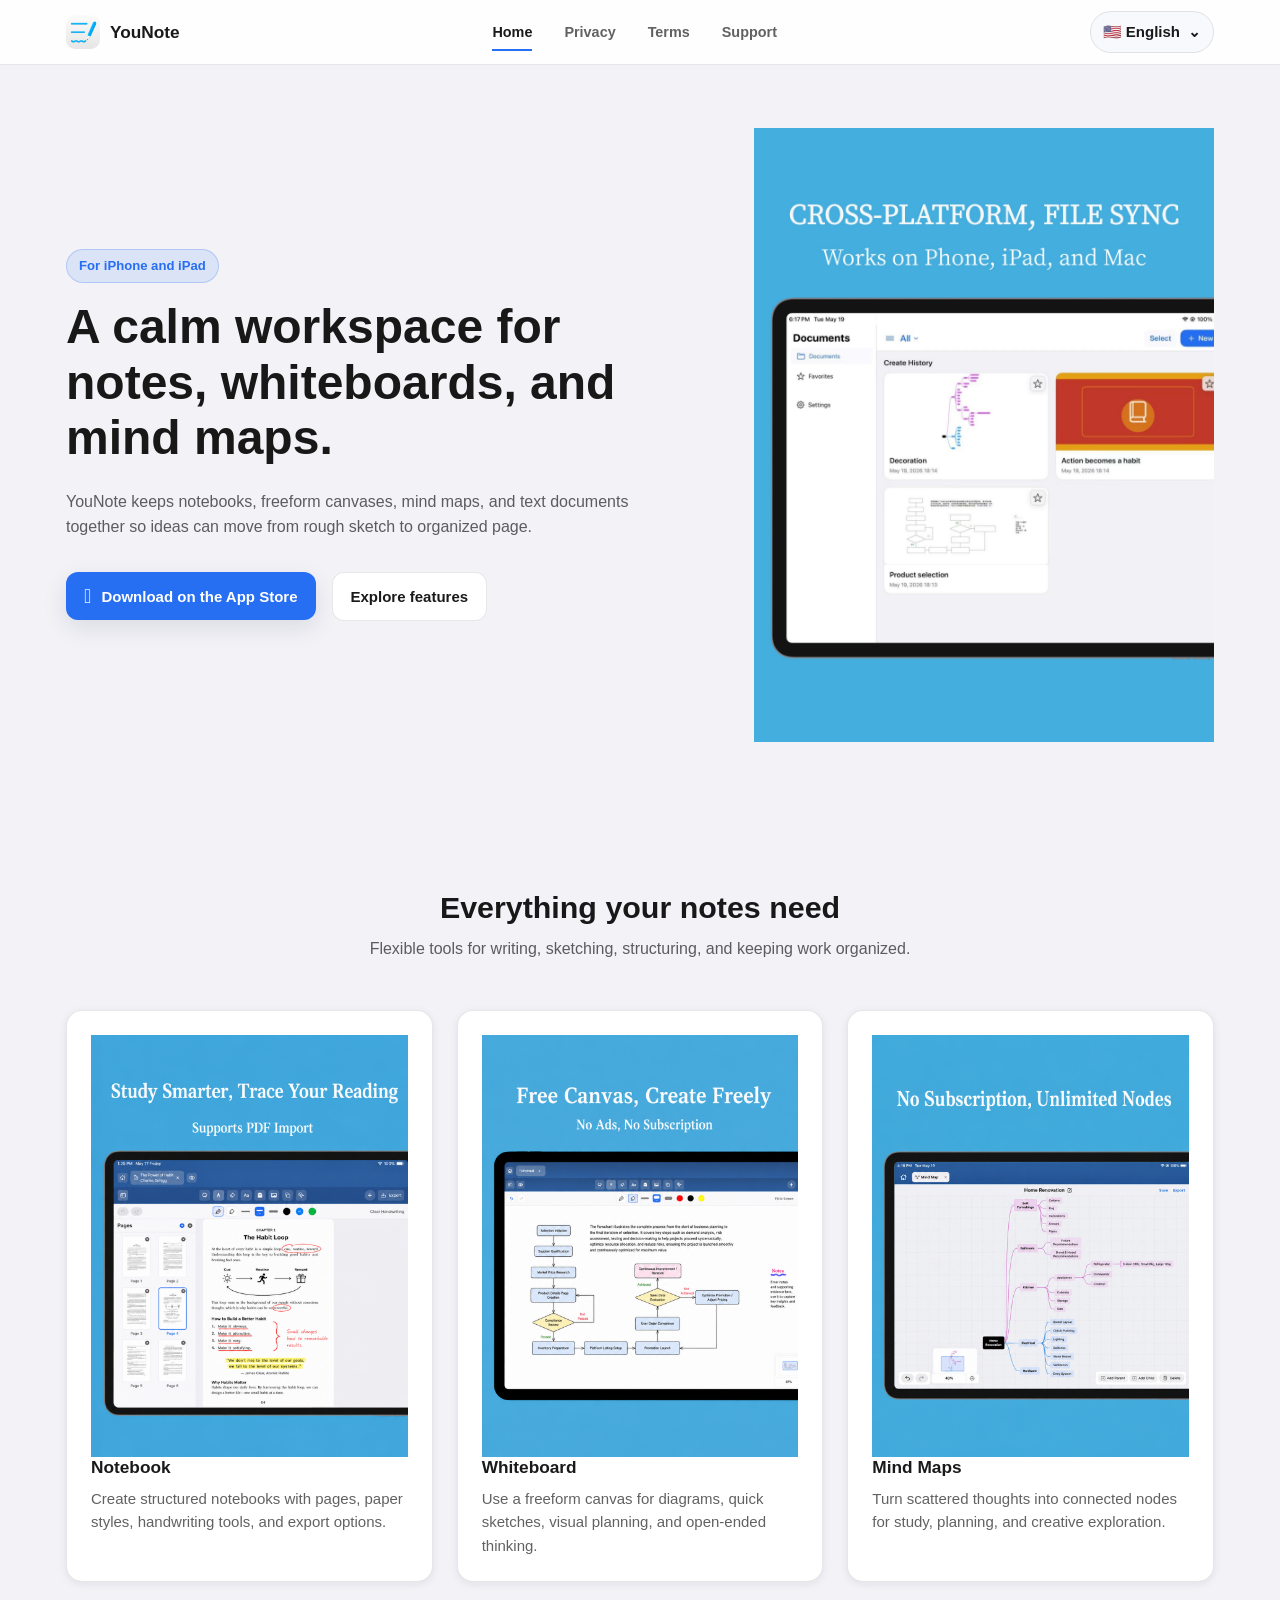
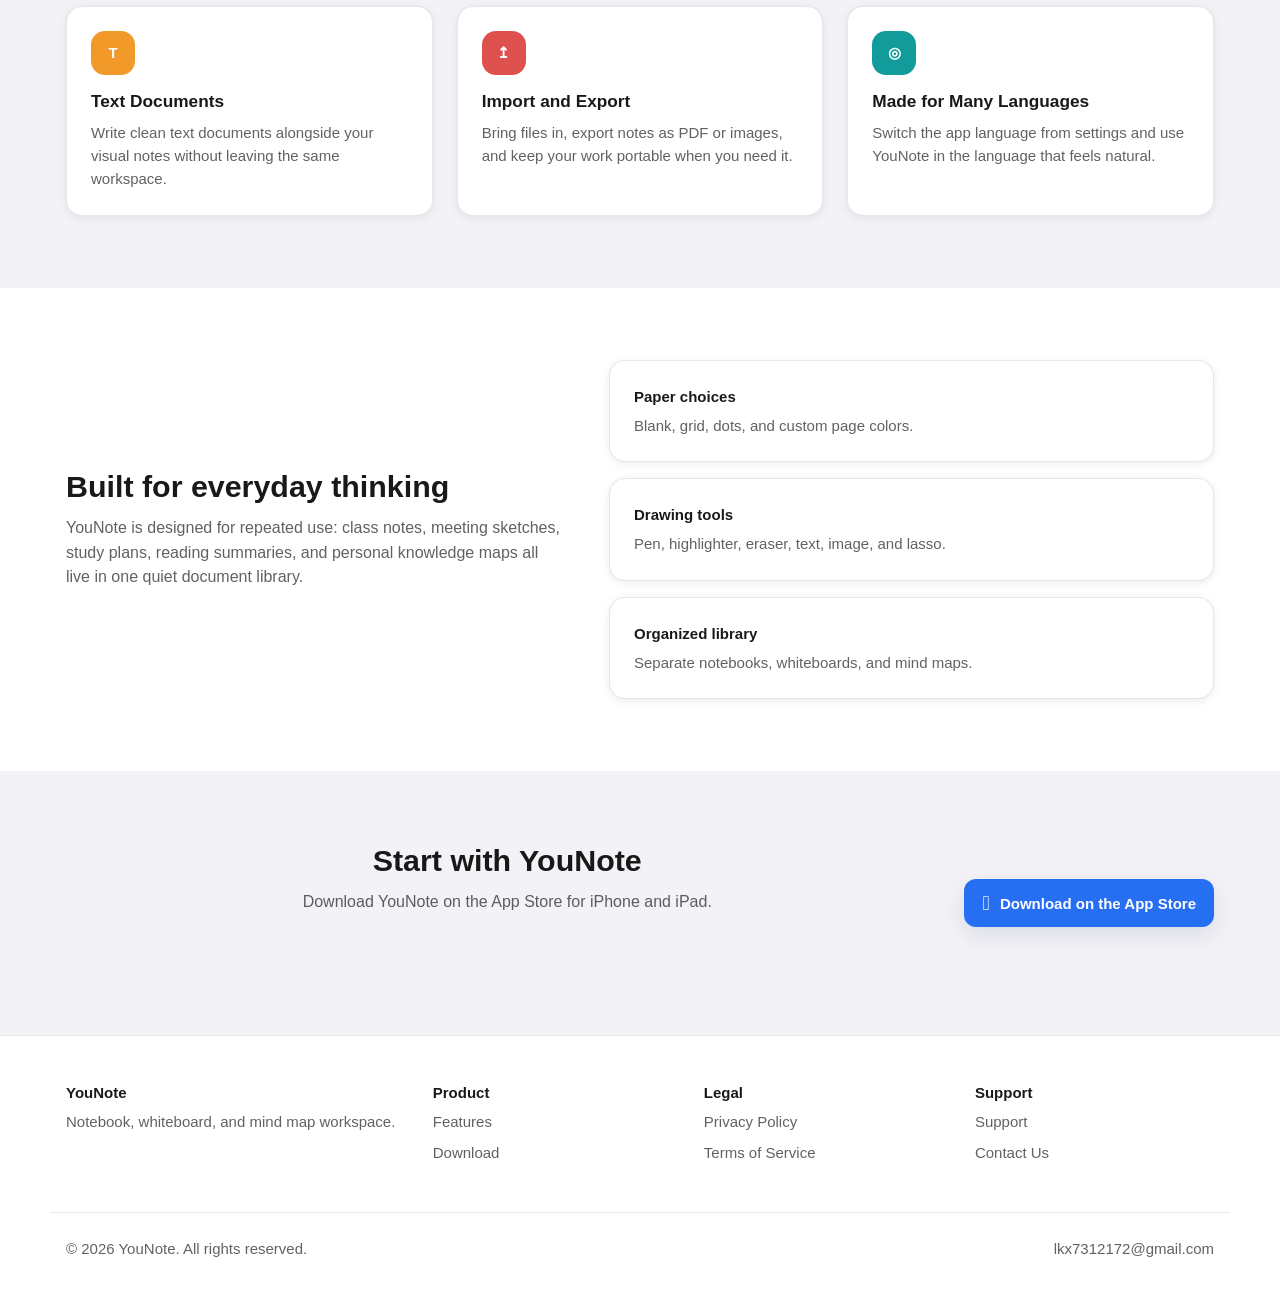
<file: index.html>
<!DOCTYPE html>
<html lang="en">
<head>
  <meta charset="UTF-8">
  <meta name="viewport" content="width=device-width, initial-scale=1.0">
  <meta name="description" data-i18n-attr="content:meta.homeDescription" content="YouNote is a focused note-taking app for notebooks, whiteboards, mind maps, text documents, and flexible export on iPhone and iPad.">
  <meta name="theme-color" content="#266EF2">
  <title data-i18n="meta.homeTitle">YouNote - Notebook, whiteboard, and mind map workspace</title>
  <link rel="stylesheet" href="css/styles.css">
</head>
<body>
  <nav class="navbar">
    <div class="container nav-container">
      <a href="index.html" class="nav-logo" aria-label="YouNote home">
        <img src="assets/images/logo/younote.png" alt="YouNote logo">
        <span>YouNote</span>
      </a>
      <button class="nav-toggle" type="button" onclick="toggleMobileMenu()" aria-label="Toggle navigation">
        <span></span><span></span><span></span>
      </button>
      <div class="nav-links" id="navLinks">
        <a href="index.html" class="active" data-i18n="nav.home">Home</a>
        <a href="privacy.html" data-i18n="nav.privacy">Privacy</a>
        <a href="terms.html" data-i18n="nav.terms">Terms</a>
        <a href="support.html" data-i18n="nav.support">Support</a>
      </div>
      <div class="navbar-right">
        <div class="language-selector" id="language-selector">
          <button class="language-btn" onclick="toggleLanguageDropdown()" type="button">
            <span class="current-lang">Language</span>
            <span class="chevron">⌄</span>
          </button>
          <div class="lang-dropdown"></div>
        </div>
      </div>
    </div>
  </nav>

  <main>
    <section class="hero">
      <div class="container hero-grid">
        <div class="hero-content fade-in">
          <p class="eyebrow" data-i18n="hero.eyebrow">For iPhone and iPad</p>
          <h1 data-i18n="hero.title">A calm workspace for notes, whiteboards, and mind maps.</h1>
          <p class="hero-subtitle" data-i18n="hero.subtitle">YouNote keeps notebooks, freeform canvases, mind maps, and text documents together so ideas can move from rough sketch to organized page.</p>
          <div class="hero-buttons">
            <a href="https://apps.apple.com/app/id6769743144" class="btn btn-primary btn-lg" target="_blank" rel="noopener noreferrer">
              <span class="apple-mark"></span>
              <span data-i18n="hero.download">Download on the App Store</span>
            </a>
            <a href="#features" class="btn btn-secondary btn-lg" data-i18n="hero.learnMore">Explore features</a>
          </div>
        </div>
        <div class="device-stage fade-in fade-in-delay-1">
          <img class="hero-screenshot" src="assets/images/截图/首页.jpeg" alt="YouNote app home screen" data-i18n-attr="alt:images.homeAlt">
        </div>
      </div>
    </section>

    <section class="section features" id="features">
      <div class="container">
        <div class="section-header">
          <h2 data-i18n="features.title">Everything your notes need</h2>
          <p data-i18n="features.subtitle">Flexible tools for writing, sketching, structuring, and keeping work organized.</p>
        </div>
        <div class="features-grid">
          <article class="card feature-card-with-image fade-in">
            <img class="feature-screenshot" src="assets/images/截图/笔记本.png" alt="YouNote notebook screen" data-i18n-attr="alt:images.notebookAlt">
            <h3 data-i18n="features.notebookTitle">Notebook</h3>
            <p data-i18n="features.notebookDesc">Create structured notebooks with pages, paper styles, handwriting tools, and export options.</p>
          </article>
          <article class="card feature-card-with-image fade-in fade-in-delay-1">
            <img class="feature-screenshot" src="assets/images/截图/白板.png" alt="YouNote whiteboard screen" data-i18n-attr="alt:images.whiteboardAlt">
            <h3 data-i18n="features.whiteboardTitle">Whiteboard</h3>
            <p data-i18n="features.whiteboardDesc">Use a freeform canvas for diagrams, quick sketches, visual planning, and open-ended thinking.</p>
          </article>
          <article class="card feature-card-with-image fade-in fade-in-delay-2">
            <img class="feature-screenshot" src="assets/images/截图/思维导图.png" alt="YouNote mind map screen" data-i18n-attr="alt:images.mindmapAlt">
            <h3 data-i18n="features.mindmapTitle">Mind Maps</h3>
            <p data-i18n="features.mindmapDesc">Turn scattered thoughts into connected nodes for study, planning, and creative exploration.</p>
          </article>
          <article class="card fade-in"><div class="card-icon orange">T</div><h3 data-i18n="features.textTitle">Text Documents</h3><p data-i18n="features.textDesc">Write clean text documents alongside your visual notes without leaving the same workspace.</p></article>
          <article class="card fade-in fade-in-delay-1"><div class="card-icon red">↥</div><h3 data-i18n="features.exportTitle">Import and Export</h3><p data-i18n="features.exportDesc">Bring files in, export notes as PDF or images, and keep your work portable when you need it.</p></article>
          <article class="card fade-in fade-in-delay-2"><div class="card-icon teal">◎</div><h3 data-i18n="features.languageTitle">Made for Many Languages</h3><p data-i18n="features.languageDesc">Switch the app language from settings and use YouNote in the language that feels natural.</p></article>
        </div>
      </div>
    </section>

    <section class="section showcase">
      <div class="container showcase-grid">
        <div>
          <h2 data-i18n="showcase.title">Built for everyday thinking</h2>
          <p data-i18n="showcase.body">YouNote is designed for repeated use: class notes, meeting sketches, study plans, reading summaries, and personal knowledge maps all live in one quiet document library.</p>
        </div>
        <div class="mini-previews">
          <div class="mini-preview"><strong data-i18n="showcase.preview1Title">Paper choices</strong><span data-i18n="showcase.preview1Body">Blank, grid, dots, and custom page colors.</span></div>
          <div class="mini-preview"><strong data-i18n="showcase.preview2Title">Drawing tools</strong><span data-i18n="showcase.preview2Body">Pen, highlighter, eraser, text, image, and lasso.</span></div>
          <div class="mini-preview"><strong data-i18n="showcase.preview3Title">Organized library</strong><span data-i18n="showcase.preview3Body">Separate notebooks, whiteboards, and mind maps.</span></div>
        </div>
      </div>
    </section>

    <section class="section download" id="download">
      <div class="container">
        <div class="section-header">
          <h2 data-i18n="download.title">Start with YouNote</h2>
          <p data-i18n="download.subtitle">Download YouNote on the App Store for iPhone and iPad.</p>
        </div>
        <a href="https://apps.apple.com/app/id6769743144" class="store-badge" target="_blank" rel="noopener noreferrer">
          <span class="apple-mark"></span>
          <span data-i18n="download.appstore">Download on the App Store</span>
        </a>
      </div>
    </section>
  </main>

  <footer class="footer">
    <div class="container footer-content">
      <div><h4>YouNote</h4><p data-i18n="footer.tagline">Notebook, whiteboard, and mind map workspace.</p></div>
      <div><h4 data-i18n="footer.product">Product</h4><a href="index.html#features" data-i18n="footer.features">Features</a><a href="index.html#download" data-i18n="footer.download">Download</a></div>
      <div><h4 data-i18n="footer.legal">Legal</h4><a href="privacy.html" data-i18n="footer.privacy">Privacy Policy</a><a href="terms.html" data-i18n="footer.terms">Terms of Service</a></div>
      <div><h4 data-i18n="footer.support">Support</h4><a href="support.html" data-i18n="nav.support">Support</a><a href="mailto:lkx7312172@gmail.com" data-i18n="footer.contact">Contact Us</a></div>
    </div>
    <div class="container footer-bottom"><p data-i18n="footer.copyright">© 2026 YouNote. All rights reserved.</p><a href="mailto:lkx7312172@gmail.com">lkx7312172@gmail.com</a></div>
  </footer>
  <script src="js/i18n.js"></script>
  <script src="js/main.js"></script>
</body>
</html>
</file>
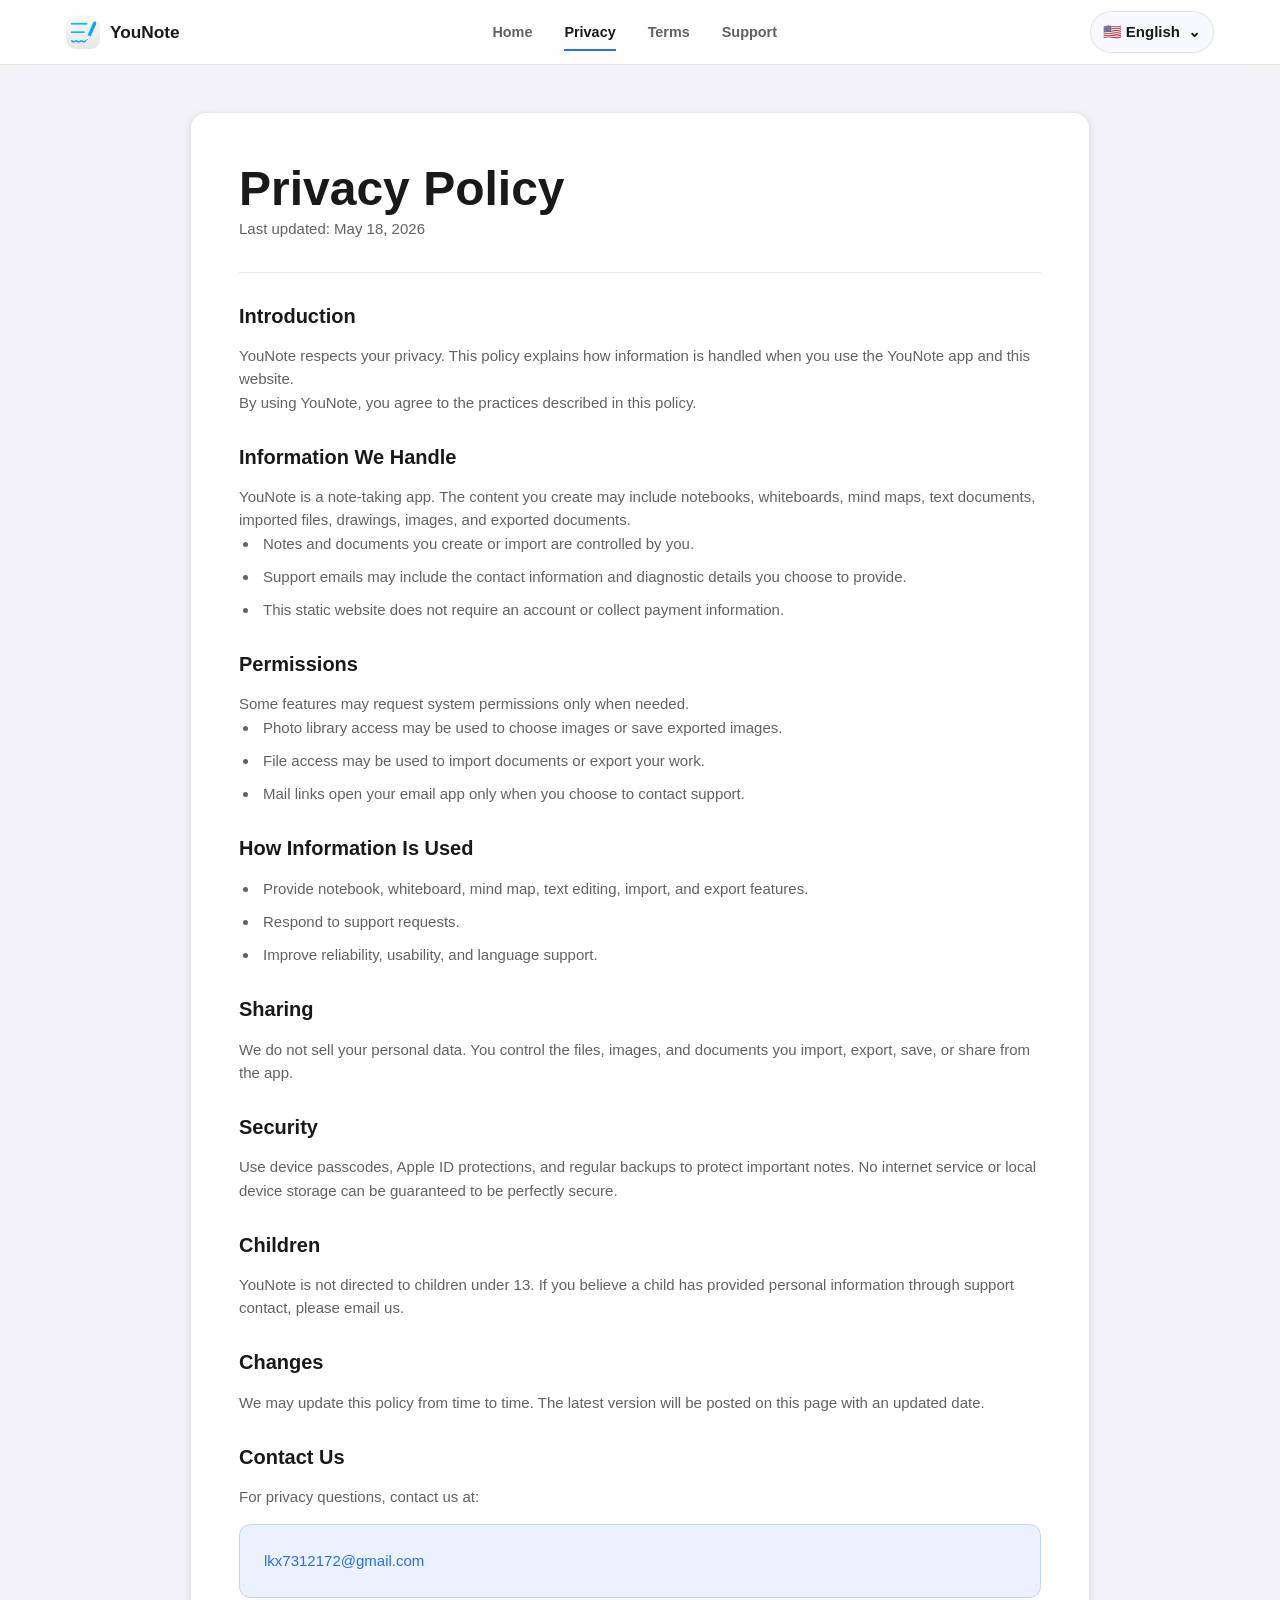
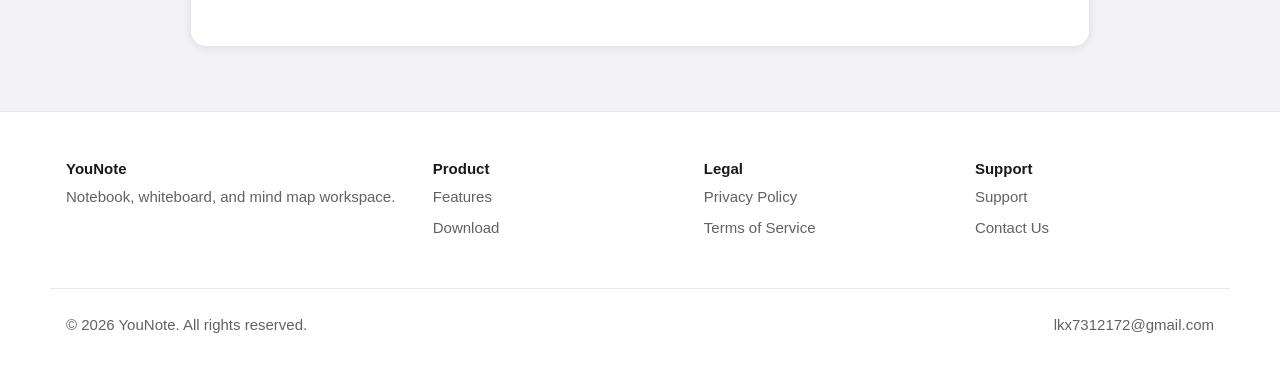
<file: privacy.html>
<!DOCTYPE html>
<html lang="en">
<head>
  <meta charset="UTF-8">
  <meta name="viewport" content="width=device-width, initial-scale=1.0">
  <meta name="description" data-i18n-attr="content:meta.privacyDescription" content="YouNote Privacy Policy. Learn how YouNote handles data, permissions, and support contact information.">
  <meta name="theme-color" content="#266EF2">
  <title data-i18n="meta.privacyTitle">Privacy Policy - YouNote</title>
  <link rel="stylesheet" href="css/styles.css">
</head>
<body>
  <nav class="navbar"><div class="container nav-container"><a href="index.html" class="nav-logo"><img src="assets/images/logo/younote.png" alt="YouNote logo"><span>YouNote</span></a><button class="nav-toggle" type="button" onclick="toggleMobileMenu()" aria-label="Toggle navigation"><span></span><span></span><span></span></button><div class="nav-links" id="navLinks"><a href="index.html" data-i18n="nav.home">Home</a><a href="privacy.html" class="active" data-i18n="nav.privacy">Privacy</a><a href="terms.html" data-i18n="nav.terms">Terms</a><a href="support.html" data-i18n="nav.support">Support</a></div><div class="navbar-right"><div class="language-selector" id="language-selector"><button class="language-btn" onclick="toggleLanguageDropdown()" type="button"><span class="current-lang">Language</span><span class="chevron">⌄</span></button><div class="lang-dropdown"></div></div></div></div></nav>
  <main class="legal-page"><div class="container"><article class="legal-container"><header class="legal-header"><h1 data-i18n="privacy.title">Privacy Policy</h1><p data-i18n="privacy.updated">Last updated: May 18, 2026</p></header><div class="legal-content" data-list-scope="privacy">
    <h2 data-i18n="privacy.introTitle">Introduction</h2><p data-i18n="privacy.intro1">YouNote respects your privacy. This policy explains how information is handled when you use the YouNote app and this website.</p><p data-i18n="privacy.intro2">By using YouNote, you agree to the practices described in this policy.</p>
    <h2 data-i18n="privacy.collectTitle">Information We Handle</h2><p data-i18n="privacy.collectBody">YouNote is a note-taking app. The content you create may include notebooks, whiteboards, mind maps, text documents, imported files, drawings, images, and exported documents.</p><ul data-i18n-list="privacy.collectList"></ul>
    <h2 data-i18n="privacy.permissionsTitle">Permissions</h2><p data-i18n="privacy.permissionsBody">Some features may request system permissions only when needed.</p><ul data-i18n-list="privacy.permissionsList"></ul>
    <h2 data-i18n="privacy.useTitle">How Information Is Used</h2><ul data-i18n-list="privacy.useList"></ul>
    <h2 data-i18n="privacy.shareTitle">Sharing</h2><p data-i18n="privacy.shareBody">We do not sell your personal data. You control the files, images, and documents you import, export, save, or share from the app.</p>
    <h2 data-i18n="privacy.securityTitle">Security</h2><p data-i18n="privacy.securityBody">Use device passcodes, Apple ID protections, and regular backups to protect important notes. No internet service or local device storage can be guaranteed to be perfectly secure.</p>
    <h2 data-i18n="privacy.childrenTitle">Children</h2><p data-i18n="privacy.childrenBody">YouNote is not directed to children under 13. If you believe a child has provided personal information through support contact, please email us.</p>
    <h2 data-i18n="privacy.changesTitle">Changes</h2><p data-i18n="privacy.changesBody">We may update this policy from time to time. The latest version will be posted on this page with an updated date.</p>
    <h2 data-i18n="privacy.contactTitle">Contact Us</h2><p data-i18n="privacy.contactBody">For privacy questions, contact us at:</p><div class="highlight-box"><a href="mailto:lkx7312172@gmail.com">lkx7312172@gmail.com</a></div>
  </div></article></div></main>
  <footer class="footer"><div class="container footer-content"><div><h4>YouNote</h4><p data-i18n="footer.tagline">Notebook, whiteboard, and mind map workspace.</p></div><div><h4 data-i18n="footer.product">Product</h4><a href="index.html#features" data-i18n="footer.features">Features</a><a href="index.html#download" data-i18n="footer.download">Download</a></div><div><h4 data-i18n="footer.legal">Legal</h4><a href="privacy.html" data-i18n="footer.privacy">Privacy Policy</a><a href="terms.html" data-i18n="footer.terms">Terms of Service</a></div><div><h4 data-i18n="footer.support">Support</h4><a href="support.html" data-i18n="nav.support">Support</a><a href="mailto:lkx7312172@gmail.com" data-i18n="footer.contact">Contact Us</a></div></div><div class="container footer-bottom"><p data-i18n="footer.copyright">© 2026 YouNote. All rights reserved.</p><a href="mailto:lkx7312172@gmail.com">lkx7312172@gmail.com</a></div></footer>
  <script src="js/i18n.js"></script><script src="js/main.js"></script>
</body>
</html>
</file>
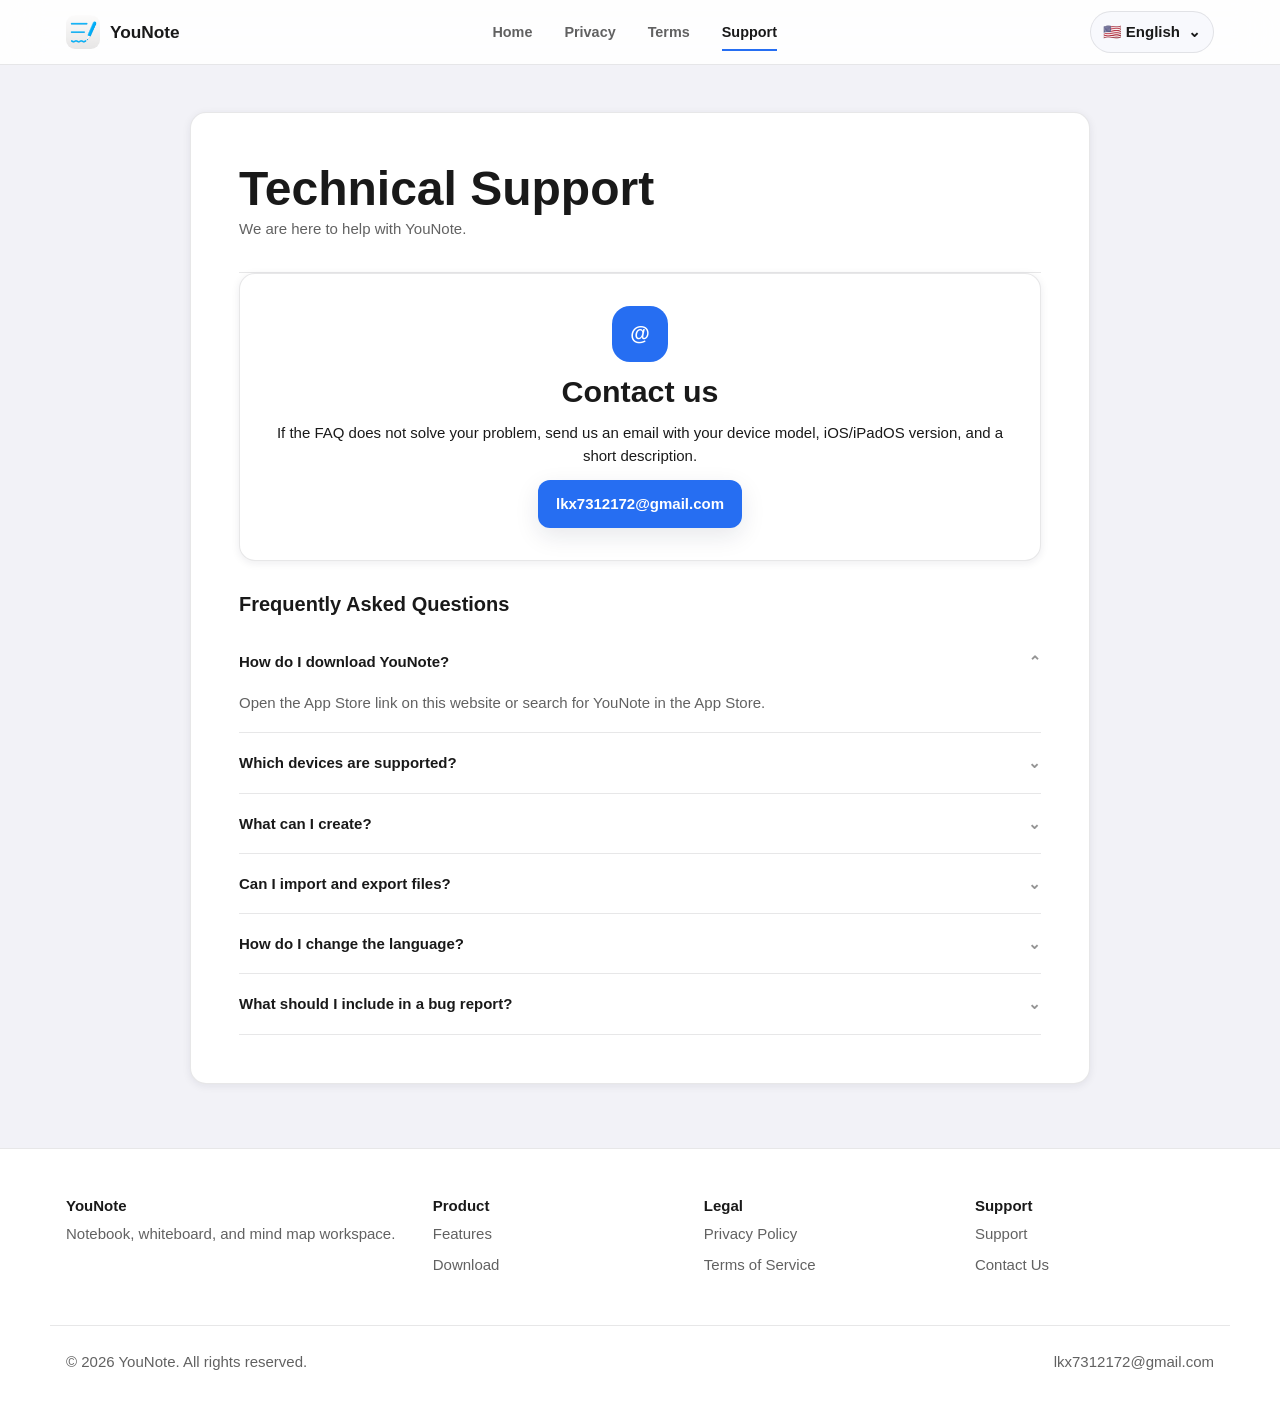
<file: support.html>
<!DOCTYPE html>
<html lang="en">
<head>
  <meta charset="UTF-8">
  <meta name="viewport" content="width=device-width, initial-scale=1.0">
  <meta name="description" data-i18n-attr="content:meta.supportDescription" content="YouNote technical support, FAQ, and contact information.">
  <meta name="theme-color" content="#266EF2">
  <title data-i18n="meta.supportTitle">Support - YouNote</title>
  <link rel="stylesheet" href="css/styles.css">
</head>
<body>
  <nav class="navbar"><div class="container nav-container"><a href="index.html" class="nav-logo"><img src="assets/images/logo/younote.png" alt="YouNote logo"><span>YouNote</span></a><button class="nav-toggle" type="button" onclick="toggleMobileMenu()" aria-label="Toggle navigation"><span></span><span></span><span></span></button><div class="nav-links" id="navLinks"><a href="index.html" data-i18n="nav.home">Home</a><a href="privacy.html" data-i18n="nav.privacy">Privacy</a><a href="terms.html" data-i18n="nav.terms">Terms</a><a href="support.html" class="active" data-i18n="nav.support">Support</a></div><div class="navbar-right"><div class="language-selector" id="language-selector"><button class="language-btn" onclick="toggleLanguageDropdown()" type="button"><span class="current-lang">Language</span><span class="chevron">⌄</span></button><div class="lang-dropdown"></div></div></div></div></nav>
  <main class="legal-page"><div class="container"><section class="legal-container"><header class="legal-header"><h1 data-i18n="support.title">Technical Support</h1><p data-i18n="support.subtitle">We are here to help with YouNote.</p></header>
    <div class="contact-box"><div class="contact-icon">@</div><h2 data-i18n="support.contactTitle">Contact us</h2><p data-i18n="support.contactBody">If the FAQ does not solve your problem, send us an email with your device model, iOS/iPadOS version, and a short description.</p><a class="contact-email" href="mailto:lkx7312172@gmail.com?subject=YouNote%20Support">lkx7312172@gmail.com</a></div>
    <div class="legal-content"><h2 data-i18n="support.faqTitle">Frequently Asked Questions</h2>
      <div id="faq-list"></div>
    </div>
  </section></div></main>
  <footer class="footer"><div class="container footer-content"><div><h4>YouNote</h4><p data-i18n="footer.tagline">Notebook, whiteboard, and mind map workspace.</p></div><div><h4 data-i18n="footer.product">Product</h4><a href="index.html#features" data-i18n="footer.features">Features</a><a href="index.html#download" data-i18n="footer.download">Download</a></div><div><h4 data-i18n="footer.legal">Legal</h4><a href="privacy.html" data-i18n="footer.privacy">Privacy Policy</a><a href="terms.html" data-i18n="footer.terms">Terms of Service</a></div><div><h4 data-i18n="footer.support">Support</h4><a href="support.html" data-i18n="nav.support">Support</a><a href="mailto:lkx7312172@gmail.com" data-i18n="footer.contact">Contact Us</a></div></div><div class="container footer-bottom"><p data-i18n="footer.copyright">© 2026 YouNote. All rights reserved.</p><a href="mailto:lkx7312172@gmail.com">lkx7312172@gmail.com</a></div></footer>
  <script src="js/i18n.js"></script><script src="js/main.js"></script>
</body>
</html>
</file>
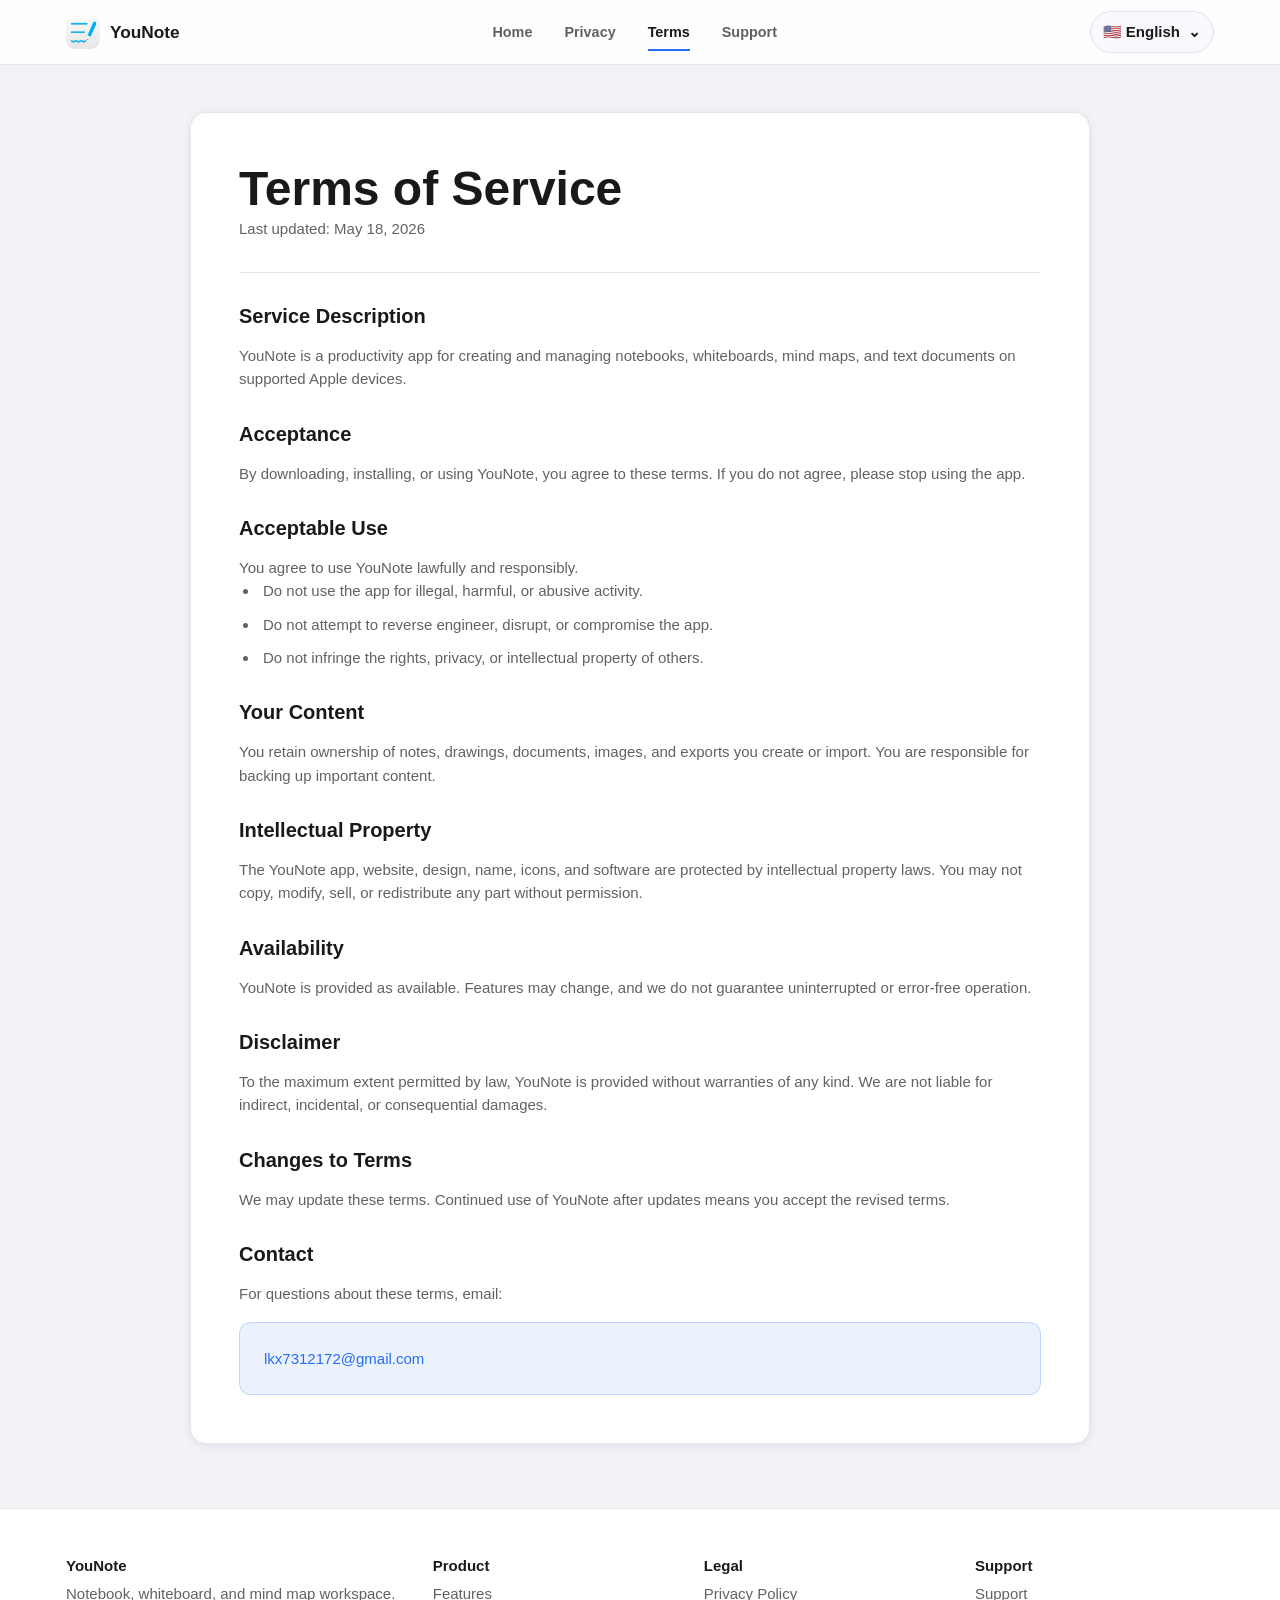
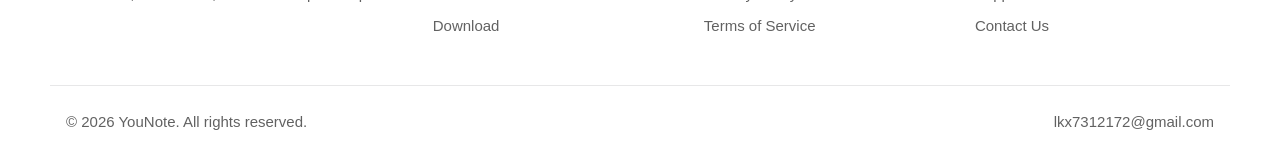
<file: terms.html>
<!DOCTYPE html>
<html lang="en">
<head>
  <meta charset="UTF-8">
  <meta name="viewport" content="width=device-width, initial-scale=1.0">
  <meta name="description" data-i18n-attr="content:meta.termsDescription" content="YouNote Terms of Service and user policy.">
  <meta name="theme-color" content="#266EF2">
  <title data-i18n="meta.termsTitle">Terms of Service - YouNote</title>
  <link rel="stylesheet" href="css/styles.css">
</head>
<body>
  <nav class="navbar"><div class="container nav-container"><a href="index.html" class="nav-logo"><img src="assets/images/logo/younote.png" alt="YouNote logo"><span>YouNote</span></a><button class="nav-toggle" type="button" onclick="toggleMobileMenu()" aria-label="Toggle navigation"><span></span><span></span><span></span></button><div class="nav-links" id="navLinks"><a href="index.html" data-i18n="nav.home">Home</a><a href="privacy.html" data-i18n="nav.privacy">Privacy</a><a href="terms.html" class="active" data-i18n="nav.terms">Terms</a><a href="support.html" data-i18n="nav.support">Support</a></div><div class="navbar-right"><div class="language-selector" id="language-selector"><button class="language-btn" onclick="toggleLanguageDropdown()" type="button"><span class="current-lang">Language</span><span class="chevron">⌄</span></button><div class="lang-dropdown"></div></div></div></div></nav>
  <main class="legal-page"><div class="container"><article class="legal-container"><header class="legal-header"><h1 data-i18n="terms.title">Terms of Service</h1><p data-i18n="terms.updated">Last updated: May 18, 2026</p></header><div class="legal-content">
    <h2 data-i18n="terms.serviceTitle">Service Description</h2><p data-i18n="terms.serviceBody">YouNote is a productivity app for creating and managing notebooks, whiteboards, mind maps, and text documents on supported Apple devices.</p>
    <h2 data-i18n="terms.acceptTitle">Acceptance</h2><p data-i18n="terms.acceptBody">By downloading, installing, or using YouNote, you agree to these terms. If you do not agree, please stop using the app.</p>
    <h2 data-i18n="terms.useTitle">Acceptable Use</h2><p data-i18n="terms.useBody">You agree to use YouNote lawfully and responsibly.</p><ul data-i18n-list="terms.useList"></ul>
    <h2 data-i18n="terms.contentTitle">Your Content</h2><p data-i18n="terms.contentBody">You retain ownership of notes, drawings, documents, images, and exports you create or import. You are responsible for backing up important content.</p>
    <h2 data-i18n="terms.ipTitle">Intellectual Property</h2><p data-i18n="terms.ipBody">The YouNote app, website, design, name, icons, and software are protected by intellectual property laws. You may not copy, modify, sell, or redistribute any part without permission.</p>
    <h2 data-i18n="terms.availabilityTitle">Availability</h2><p data-i18n="terms.availabilityBody">YouNote is provided as available. Features may change, and we do not guarantee uninterrupted or error-free operation.</p>
    <h2 data-i18n="terms.disclaimerTitle">Disclaimer</h2><p data-i18n="terms.disclaimerBody">To the maximum extent permitted by law, YouNote is provided without warranties of any kind. We are not liable for indirect, incidental, or consequential damages.</p>
    <h2 data-i18n="terms.changesTitle">Changes to Terms</h2><p data-i18n="terms.changesBody">We may update these terms. Continued use of YouNote after updates means you accept the revised terms.</p>
    <h2 data-i18n="terms.contactTitle">Contact</h2><p data-i18n="terms.contactBody">For questions about these terms, email:</p><div class="highlight-box"><a href="mailto:lkx7312172@gmail.com">lkx7312172@gmail.com</a></div>
  </div></article></div></main>
  <footer class="footer"><div class="container footer-content"><div><h4>YouNote</h4><p data-i18n="footer.tagline">Notebook, whiteboard, and mind map workspace.</p></div><div><h4 data-i18n="footer.product">Product</h4><a href="index.html#features" data-i18n="footer.features">Features</a><a href="index.html#download" data-i18n="footer.download">Download</a></div><div><h4 data-i18n="footer.legal">Legal</h4><a href="privacy.html" data-i18n="footer.privacy">Privacy Policy</a><a href="terms.html" data-i18n="footer.terms">Terms of Service</a></div><div><h4 data-i18n="footer.support">Support</h4><a href="support.html" data-i18n="nav.support">Support</a><a href="mailto:lkx7312172@gmail.com" data-i18n="footer.contact">Contact Us</a></div></div><div class="container footer-bottom"><p data-i18n="footer.copyright">© 2026 YouNote. All rights reserved.</p><a href="mailto:lkx7312172@gmail.com">lkx7312172@gmail.com</a></div></footer>
  <script src="js/i18n.js"></script><script src="js/main.js"></script>
</body>
</html>
</file>
<file: css/styles.css>
:root {
  --primary: #266ef2;
  --primary-light: #dfe9ff;
  --primary-dark: #1749b8;
  --bg-primary: #f2f2f7;
  --bg-secondary: #ffffff;
  --bg-tertiary: #f8f9fd;
  --text-primary: rgba(0, 0, 0, 0.9);
  --text-secondary: rgba(0, 0, 0, 0.62);
  --text-tertiary: rgba(0, 0, 0, 0.42);
  --border-color: rgba(60, 60, 67, 0.12);
  --shadow-sm: 0 2px 8px rgba(20, 31, 56, 0.08);
  --shadow-md: 0 8px 24px rgba(20, 31, 56, 0.1);
  --shadow-lg: 0 18px 60px rgba(20, 31, 56, 0.16);
  --radius-sm: 8px;
  --radius-md: 12px;
  --radius-lg: 16px;
  --radius-xl: 24px;
  --spacing-sm: 8px;
  --spacing-md: 16px;
  --spacing-lg: 24px;
  --spacing-xl: 32px;
  --spacing-2xl: 48px;
  --spacing-3xl: 72px;
}

@media (prefers-color-scheme: dark) {
  :root {
    --bg-primary: #000000;
    --bg-secondary: #1c1c1e;
    --bg-tertiary: #2c2c2e;
    --text-primary: rgba(255, 255, 255, 0.94);
    --text-secondary: rgba(255, 255, 255, 0.66);
    --text-tertiary: rgba(255, 255, 255, 0.45);
    --border-color: rgba(84, 84, 88, 0.62);
    --shadow-sm: 0 2px 8px rgba(0, 0, 0, 0.28);
    --shadow-md: 0 8px 24px rgba(0, 0, 0, 0.36);
    --shadow-lg: 0 18px 60px rgba(0, 0, 0, 0.46);
  }
}

* {
  box-sizing: border-box;
  margin: 0;
  padding: 0;
}

html {
  scroll-behavior: smooth;
  -webkit-text-size-adjust: 100%;
}

body {
  min-width: 320px;
  color: var(--text-primary);
  background: var(--bg-primary);
  font-family: -apple-system, BlinkMacSystemFont, "SF Pro Text", "SF Pro Display", "Helvetica Neue", Arial, sans-serif;
  font-size: 15px;
  line-height: 1.55;
  -webkit-font-smoothing: antialiased;
}

a {
  color: var(--primary);
  text-decoration: none;
}

img {
  display: block;
  max-width: 100%;
}

.container {
  width: 100%;
  max-width: 1180px;
  margin: 0 auto;
  padding: 0 var(--spacing-md);
}

.navbar {
  position: fixed;
  z-index: 1000;
  top: 0;
  right: 0;
  left: 0;
  border-bottom: 1px solid var(--border-color);
  background: color-mix(in srgb, var(--bg-secondary) 88%, transparent);
  backdrop-filter: blur(20px);
  -webkit-backdrop-filter: blur(20px);
}

.nav-container {
  display: flex;
  align-items: center;
  justify-content: space-between;
  min-height: 64px;
  gap: var(--spacing-md);
}

.nav-logo {
  display: inline-flex;
  align-items: center;
  gap: 10px;
  color: var(--text-primary);
  font-weight: 700;
  font-size: 1.08rem;
}

.nav-logo img {
  width: 34px;
  height: 34px;
  border-radius: 9px;
}

.nav-links {
  display: flex;
  align-items: center;
  gap: var(--spacing-xl);
}

.nav-links a {
  position: relative;
  padding: 8px 0;
  color: var(--text-secondary);
  font-weight: 600;
  font-size: 0.9rem;
}

.nav-links a::after {
  position: absolute;
  bottom: 0;
  left: 0;
  width: 0;
  height: 2px;
  background: var(--primary);
  content: "";
  transition: width 180ms ease;
}

.nav-links a:hover,
.nav-links a.active {
  color: var(--text-primary);
}

.nav-links a:hover::after,
.nav-links a.active::after {
  width: 100%;
}

.nav-toggle {
  display: none;
  width: 40px;
  height: 40px;
  border: 0;
  background: transparent;
}

.nav-toggle span {
  display: block;
  width: 22px;
  height: 2px;
  margin: 5px auto;
  background: var(--text-primary);
}

.language-selector {
  position: relative;
}

.language-btn {
  display: inline-flex;
  align-items: center;
  gap: 8px;
  min-height: 38px;
  padding: 8px 12px;
  border: 1px solid var(--border-color);
  border-radius: 999px;
  color: var(--text-primary);
  background: var(--bg-tertiary);
  font: inherit;
  font-weight: 600;
  cursor: pointer;
}

.lang-dropdown {
  position: absolute;
  top: calc(100% + 10px);
  right: 0;
  display: none;
  min-width: 220px;
  max-height: 360px;
  overflow: auto;
  padding: 8px;
  border: 1px solid var(--border-color);
  border-radius: var(--radius-md);
  background: var(--bg-secondary);
  box-shadow: var(--shadow-lg);
}

.language-selector.active .lang-dropdown {
  display: block;
}

.lang-option {
  display: flex;
  align-items: center;
  gap: 10px;
  width: 100%;
  padding: 10px 12px;
  border: 0;
  border-radius: var(--radius-sm);
  color: var(--text-primary);
  background: transparent;
  font: inherit;
  text-align: left;
  cursor: pointer;
}

.lang-option:hover,
.lang-option.active {
  background: var(--primary-light);
  color: var(--primary-dark);
}

.hero {
  padding: 128px 0 76px;
  overflow: hidden;
}

.hero-grid {
  display: grid;
  grid-template-columns: minmax(0, 1fr) minmax(320px, 460px);
  align-items: center;
  gap: var(--spacing-3xl);
}

.eyebrow {
  display: inline-flex;
  margin-bottom: var(--spacing-md);
  padding: 6px 12px;
  border: 1px solid color-mix(in srgb, var(--primary) 24%, transparent);
  border-radius: 999px;
  color: var(--primary);
  background: color-mix(in srgb, var(--primary) 11%, transparent);
  font-weight: 700;
  font-size: 0.82rem;
}

h1,
h2,
h3,
h4 {
  color: var(--text-primary);
  line-height: 1.16;
}

h1 {
  max-width: 760px;
  font-size: clamp(1.85rem, 3.8vw, 3rem);
  letter-spacing: 0;
}

h2 {
  font-size: clamp(1.35rem, 2.5vw, 1.9rem);
}

h3 {
  font-size: 1.08rem;
}

.hero-subtitle {
  max-width: 650px;
  margin: var(--spacing-lg) 0 var(--spacing-xl);
  color: var(--text-secondary);
  font-size: clamp(0.96rem, 1.25vw, 1.06rem);
}

.hero-buttons,
.download .container {
  display: flex;
  flex-wrap: wrap;
  align-items: center;
  justify-content: center;
  gap: var(--spacing-md);
}

.hero-buttons {
  justify-content: flex-start;
}

.btn,
.store-badge,
.contact-email {
  display: inline-flex;
  align-items: center;
  justify-content: center;
  gap: 10px;
  min-height: 48px;
  padding: 12px 18px;
  border-radius: var(--radius-md);
  font-weight: 700;
  transition: transform 180ms ease, box-shadow 180ms ease;
}

.btn:hover,
.store-badge:hover,
.contact-email:hover {
  transform: translateY(-1px);
}

.btn-primary,
.store-badge,
.contact-email {
  color: #ffffff;
  background: var(--primary);
  box-shadow: var(--shadow-md);
}

.btn-secondary {
  color: var(--text-primary);
  background: var(--bg-secondary);
  border: 1px solid var(--border-color);
}

.apple-mark {
  font-size: 1.35em;
  line-height: 1;
}

.device-stage {
  display: flex;
  justify-content: center;
}

.device-frame {
  width: min(100%, 400px);
  padding: 12px;
  border: 1px solid var(--border-color);
  border-radius: 38px;
  background: linear-gradient(145deg, #fefefe, #dfe4f4);
  box-shadow: var(--shadow-lg);
}

@media (prefers-color-scheme: dark) {
  .device-frame {
    background: linear-gradient(145deg, #323238, #111114);
  }
}

.device-screen {
  min-height: 680px;
  padding: 22px;
  border-radius: 28px;
  background: var(--bg-secondary);
  overflow: hidden;
}

.mock-header,
.doc-row {
  display: flex;
  align-items: center;
}

.mock-header {
  justify-content: space-between;
  margin-bottom: 18px;
}

.mock-kicker,
.doc-row small,
.mini-preview span,
.legal-header p {
  color: var(--text-secondary);
}

.mock-add {
  display: grid;
  place-items: center;
  width: 34px;
  height: 34px;
  border-radius: 50%;
  color: white;
  background: var(--primary);
  font-size: 1.18rem;
}

.mock-tabs {
  display: grid;
  grid-template-columns: repeat(3, 1fr);
  gap: 6px;
  margin-bottom: 18px;
  padding: 4px;
  border-radius: 12px;
  background: var(--bg-primary);
}

.mock-tabs span {
  min-width: 0;
  padding: 8px 6px;
  border-radius: 9px;
  font-size: 0.76rem;
  font-weight: 700;
  text-align: center;
}

.mock-tabs span:first-child {
  background: var(--bg-secondary);
  box-shadow: var(--shadow-sm);
}

.mock-list {
  display: grid;
  gap: 10px;
}

.doc-row {
  gap: 12px;
  padding: 12px;
  border: 1px solid var(--border-color);
  border-radius: 14px;
  background: var(--bg-tertiary);
}

.doc-row > span {
  width: 38px;
  height: 38px;
  border-radius: 12px;
}

.doc-row.blue > span { background: #dfe9ff; }
.doc-row.green > span { background: #dff7ec; }
.doc-row.purple > span { background: #efe5ff; }

.doc-row div {
  display: grid;
  min-width: 0;
}

.canvas-card {
  position: relative;
  height: 260px;
  margin-top: 18px;
  border: 1px solid var(--border-color);
  border-radius: 20px;
  background:
    linear-gradient(var(--border-color) 1px, transparent 1px),
    linear-gradient(90deg, var(--border-color) 1px, transparent 1px),
    var(--bg-tertiary);
  background-size: 26px 26px;
}

.stroke {
  position: absolute;
  height: 5px;
  border-radius: 999px;
  background: var(--primary);
  opacity: 0.75;
  transform: rotate(-10deg);
}

.stroke-one {
  top: 58px;
  left: 32px;
  width: 160px;
}

.stroke-two {
  top: 82px;
  left: 48px;
  width: 110px;
  background: #2aa56f;
}

.mind-node {
  position: absolute;
  display: grid;
  place-items: center;
  min-width: 70px;
  min-height: 38px;
  padding: 8px;
  border-radius: 12px;
  color: var(--text-primary);
  background: var(--bg-secondary);
  border: 1px solid var(--border-color);
  box-shadow: var(--shadow-sm);
  font-size: 0.82rem;
  font-weight: 700;
}

.node-a { right: 118px; bottom: 92px; }
.node-b { right: 36px; bottom: 42px; }
.node-c { left: 44px; bottom: 36px; }

.section {
  padding: var(--spacing-3xl) 0;
}

.section-header {
  max-width: 720px;
  margin: 0 auto var(--spacing-2xl);
  text-align: center;
}

.section-header p,
.showcase p {
  margin-top: 12px;
  color: var(--text-secondary);
  font-size: 1rem;
}

.features-grid {
  display: grid;
  grid-template-columns: repeat(3, minmax(0, 1fr));
  gap: var(--spacing-lg);
}

.card,
.mini-preview,
.legal-container,
.contact-box {
  border: 1px solid var(--border-color);
  border-radius: var(--radius-lg);
  background: var(--bg-secondary);
  box-shadow: var(--shadow-sm);
}

.card {
  padding: var(--spacing-lg);
}

.card-icon {
  display: grid;
  place-items: center;
  width: 44px;
  height: 44px;
  margin-bottom: var(--spacing-md);
  border-radius: 14px;
  color: white;
  font-weight: 900;
}

.card p {
  margin-top: 10px;
  color: var(--text-secondary);
}

.card-icon.blue { background: var(--primary); }
.card-icon.green { background: #2aa56f; }
.card-icon.purple { background: #7d57c7; }
.card-icon.orange { background: #f19a2a; }
.card-icon.red { background: #df514f; }
.card-icon.teal { background: #129b9b; }

.showcase {
  background: var(--bg-secondary);
}

.showcase-grid {
  display: grid;
  grid-template-columns: minmax(0, 0.9fr) minmax(0, 1.1fr);
  align-items: center;
  gap: var(--spacing-2xl);
}

.mini-previews {
  display: grid;
  gap: var(--spacing-md);
}

.mini-preview {
  display: grid;
  gap: 6px;
  padding: var(--spacing-lg);
}

.download {
  text-align: center;
}

.legal-page {
  padding: 112px 0 64px;
}

.legal-container {
  max-width: 900px;
  margin: 0 auto;
  padding: clamp(24px, 5vw, 48px);
}

.legal-header {
  padding-bottom: var(--spacing-xl);
  border-bottom: 1px solid var(--border-color);
}

.legal-content h2 {
  margin-top: var(--spacing-xl);
  margin-bottom: var(--spacing-md);
  font-size: 1.25rem;
}

.legal-content p,
.legal-content li {
  color: var(--text-secondary);
}

.legal-content ul {
  display: grid;
  gap: 10px;
  margin-left: 20px;
}

.legal-content li {
  padding-left: 4px;
}

.highlight-box {
  margin-top: var(--spacing-md);
  padding: var(--spacing-lg);
  border: 1px solid color-mix(in srgb, var(--primary) 22%, transparent);
  border-radius: var(--radius-md);
  background: color-mix(in srgb, var(--primary) 9%, transparent);
}

.contact-box {
  display: grid;
  justify-items: center;
  gap: 12px;
  margin-bottom: var(--spacing-xl);
  padding: var(--spacing-xl);
  text-align: center;
}

.contact-icon {
  display: grid;
  place-items: center;
  width: 56px;
  height: 56px;
  border-radius: 18px;
  color: white;
  background: var(--primary);
  font-weight: 900;
  font-size: 1.25rem;
}

.faq-item {
  border-bottom: 1px solid var(--border-color);
}

.faq-question {
  display: flex;
  align-items: center;
  justify-content: space-between;
  gap: 12px;
  padding: 18px 0;
  color: var(--text-primary);
  font-weight: 700;
  cursor: pointer;
}

.faq-question::after {
  content: "⌄";
  color: var(--text-tertiary);
  transition: transform 180ms ease;
}

.faq-item.active .faq-question::after {
  transform: rotate(180deg);
}

.faq-answer {
  display: none;
  padding-bottom: 18px;
}

.faq-item.active .faq-answer {
  display: block;
}

.footer {
  border-top: 1px solid var(--border-color);
  background: var(--bg-secondary);
}

.footer-content {
  display: grid;
  grid-template-columns: 1.4fr repeat(3, 1fr);
  gap: var(--spacing-xl);
  padding: var(--spacing-2xl) var(--spacing-md);
}

.footer-content div {
  display: grid;
  align-content: start;
  gap: 8px;
}

.footer p,
.footer a {
  color: var(--text-secondary);
}

.footer-bottom {
  display: flex;
  align-items: center;
  justify-content: space-between;
  gap: var(--spacing-md);
  padding-bottom: var(--spacing-xl);
  border-top: 1px solid var(--border-color);
  padding-top: var(--spacing-lg);
}

.fade-in {
  opacity: 0;
  transform: translateY(18px);
  transition: opacity 560ms ease, transform 560ms ease;
}

.fade-in.visible {
  opacity: 1;
  transform: translateY(0);
}

.fade-in-delay-1 { transition-delay: 90ms; }
.fade-in-delay-2 { transition-delay: 160ms; }

@media (max-width: 900px) {
  .nav-toggle {
    display: block;
  }

  .nav-links,
  .navbar-right {
    position: absolute;
    right: 16px;
    left: 16px;
    display: none;
    border: 1px solid var(--border-color);
    background: var(--bg-secondary);
    box-shadow: var(--shadow-lg);
  }

  .nav-links {
    top: 72px;
    flex-direction: column;
    align-items: stretch;
    gap: 0;
    padding: 10px;
    border-radius: var(--radius-md) var(--radius-md) 0 0;
  }

  .nav-links a {
    padding: 12px;
  }

  .navbar-right {
    top: 240px;
    padding: 10px;
    border-radius: 0 0 var(--radius-md) var(--radius-md);
  }

  .nav-links.active,
  .navbar-right.active {
    display: flex;
  }

  .language-selector,
  .language-btn {
    width: 100%;
  }

  .language-btn {
    justify-content: space-between;
  }

  .lang-dropdown {
    position: static;
    margin-top: 8px;
    min-width: 0;
    width: 100%;
    box-shadow: none;
  }

  .hero-grid,
  .showcase-grid {
    grid-template-columns: 1fr;
    gap: var(--spacing-2xl);
  }

  .features-grid {
    grid-template-columns: repeat(2, minmax(0, 1fr));
  }

  .footer-content {
    grid-template-columns: repeat(2, minmax(0, 1fr));
  }
}

@media (max-width: 620px) {
  .hero {
    padding-top: 104px;
  }

  .hero-buttons,
  .btn,
  .store-badge,
  .contact-email {
    width: 100%;
  }

  .features-grid,
  .footer-content {
    grid-template-columns: 1fr;
  }

  .device-screen {
    min-height: 590px;
    padding: 16px;
  }

  .mock-tabs {
    grid-template-columns: 1fr;
  }

  .footer-bottom {
    flex-direction: column;
    align-items: flex-start;
  }
}
</file>
